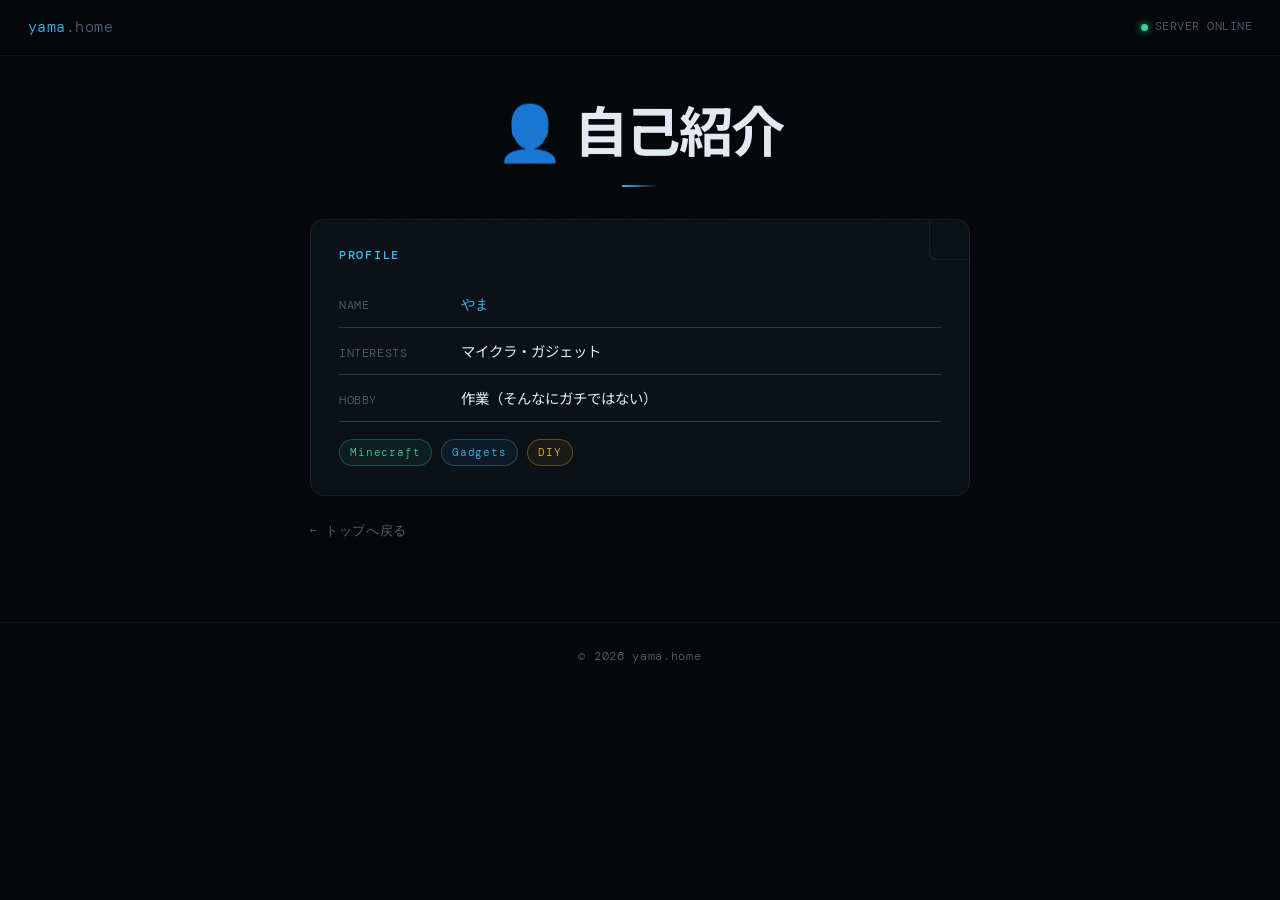
<file: about.html>
<!DOCTYPE html>
<html lang="ja">
<head>
  <script async src="https://pagead2.googlesyndication.com/pagead/js/adsbygoogle.js?client=ca-pub-4858695882200914"
     crossorigin="anonymous"></script>
  <meta charset="UTF-8">
  <meta name="viewport" content="width=device-width, initial-scale=1.0">
  <title>自己紹介 | やまのホームページ</title>
  <link rel="stylesheet" href="style.css">
</head>
<body>

  <header class="site-header">
    <a class="site-logo" href="index.html">yama<span class="sep">.</span><span class="home-part">home</span></a>
    <div class="header-status">
      <span class="status-dot"></span>
      <span>SERVER ONLINE</span>
    </div>
  </header>

  <h1>👤 自己紹介</h1>

  <div class="container">

    <div class="card">
      <div class="card-corner"></div>
      <h2>PROFILE</h2>
      <div class="info-row">
        <span class="info-key">NAME</span>
        <span class="info-val"><strong>やま</strong></span>
      </div>
      <div class="info-row">
        <span class="info-key">INTERESTS</span>
        <span class="info-val">マイクラ・ガジェット</span>
      </div>
      <div class="info-row">
        <span class="info-key">HOBBY</span>
        <span class="info-val">作業（そんなにガチではない）</span>
      </div>
      <div style="margin-top:14px; display:flex; gap:6px; flex-wrap:wrap;">
        <span class="tag tag-green">Minecraft</span>
        <span class="tag tag-cyan">Gadgets</span>
        <span class="tag tag-amber">DIY</span>
      </div>
    </div>

    <a class="back" href="index.html">トップへ戻る</a>
  </div>

  <footer class="site-footer">© 2026 yama.home</footer>

</body>
</html>
</file>
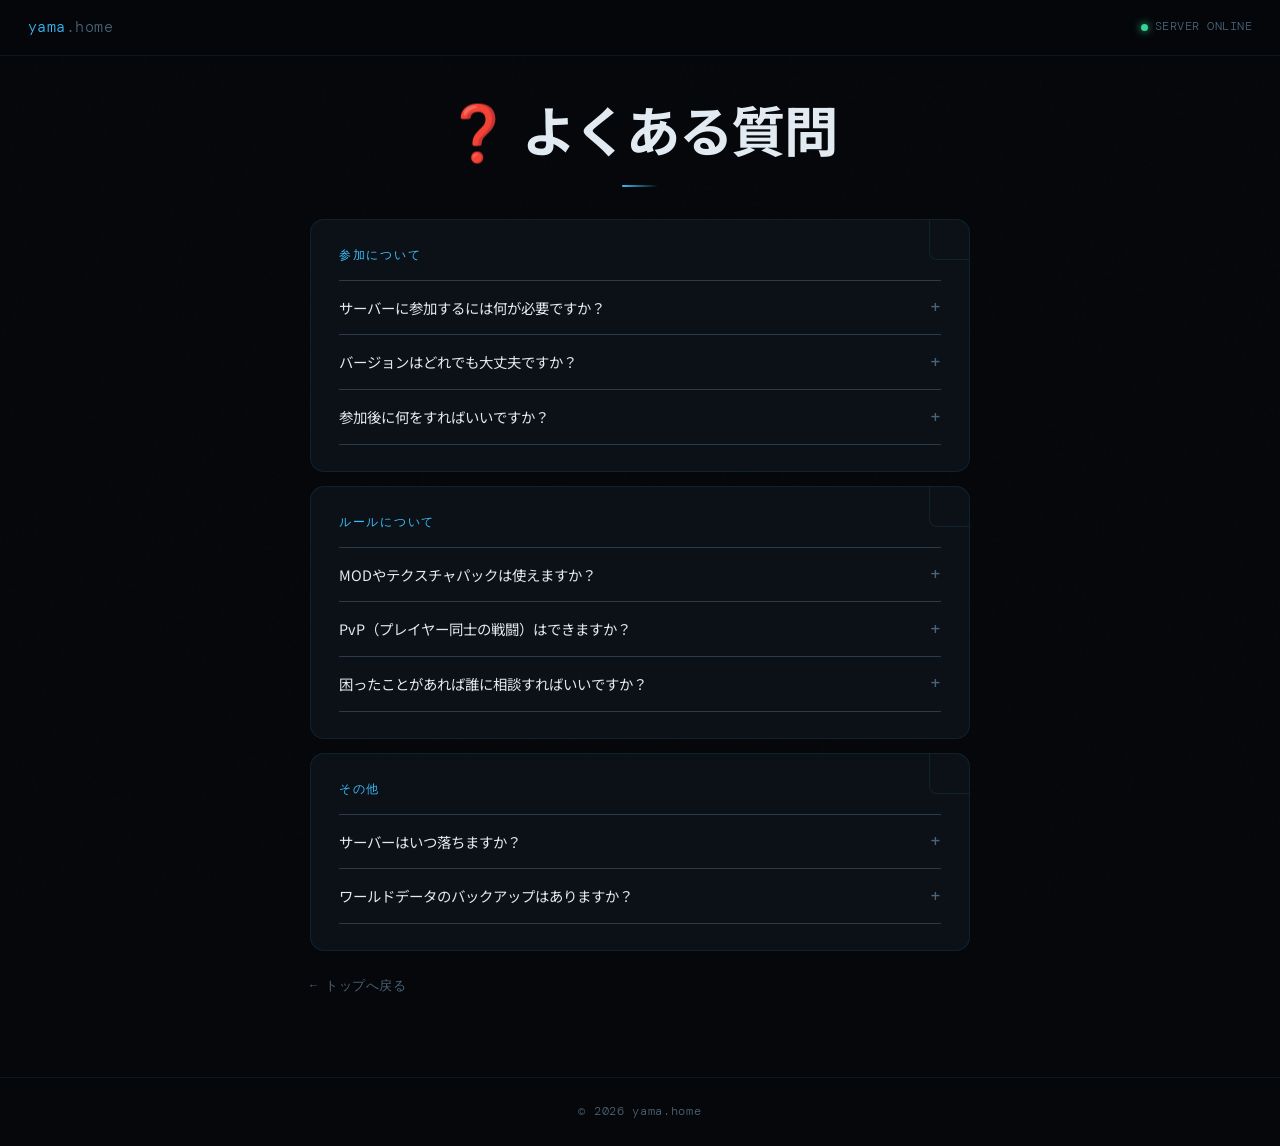
<file: faq.html>
<!DOCTYPE html>
<html lang="ja">
<head>
  <script async src="https://pagead2.googlesyndication.com/pagead/js/adsbygoogle.js?client=ca-pub-4858695882200914"
     crossorigin="anonymous"></script>
  <meta charset="UTF-8">
  <meta name="viewport" content="width=device-width, initial-scale=1.0">
  <title>よくある質問 | やまのホームページ</title>
  <link rel="stylesheet" href="style.css">
</head>
<body>

  <header class="site-header">
    <a class="site-logo" href="index.html">yama<span class="sep">.</span><span class="home-part">home</span></a>
    <div class="header-status">
      <span class="status-dot"></span>
      <span>SERVER ONLINE</span>
    </div>
  </header>

  <h1>❓ よくある質問</h1>

  <div class="container">

    <div class="card">
      <div class="card-corner"></div>
      <h2>参加について</h2>
      <div class="faq-list">

        <div class="faq-item">
          <button class="faq-q">サーバーに参加するには何が必要ですか？</button>
          <p class="faq-a">Java版またはBedrock版（統合版）のMinecraftがあれば参加できます。IPアドレス <strong style="font-family:var(--mono); color:var(--cyan)">mc.kaisaba.net</strong> を入力してください。</p>
        </div>

        <div class="faq-item">
          <button class="faq-q">バージョンはどれでも大丈夫ですか？</button>
          <p class="faq-a">はい、基本的にどのバージョンでも接続できます。</p>
        </div>

        <div class="faq-item">
          <button class="faq-q">参加後に何をすればいいですか？</button>
          <p class="faq-a">スポーンしたら建物に入り、すぐそこにある「やま鯖ゲート」に入ってください。そこからサバイバルワールドに移動できます。</p>
        </div>

      </div>
    </div>

    <div class="card">
      <div class="card-corner"></div>
      <h2>ルールについて</h2>
      <div class="faq-list">

        <div class="faq-item">
          <button class="faq-q">MODやテクスチャパックは使えますか？</button>
          <p class="faq-a">見た目系のMOD（OptiFine、Sodium等）やテクスチャパックは問題ありません。チートMOD（X-ray等）は禁止です。</p>
        </div>

        <div class="faq-item">
          <button class="faq-q">PvP（プレイヤー同士の戦闘）はできますか？</button>
          <p class="faq-a">お互いの同意がある場合のみOKです。一方的な攻撃は荒らし行為とみなされます。</p>
        </div>

        <div class="faq-item">
          <button class="faq-q">困ったことがあれば誰に相談すればいいですか？</button>
          <p class="faq-a">Discordサーバーで管理者（やま）に連絡してください。対応時間は平日17:00〜21:30、休日8:00〜10:00です。</p>
        </div>

      </div>
    </div>

    <div class="card">
      <div class="card-corner"></div>
      <h2>その他</h2>
      <div class="faq-list">

        <div class="faq-item">
          <button class="faq-q">サーバーはいつ落ちますか？</button>
          <p class="faq-a">メンテナンス時などに予告なく停止する場合があります。情報はお知らせページまたはDiscordで告知します。</p>
        </div>

        <div class="faq-item">
          <button class="faq-q">ワールドデータのバックアップはありますか？</button>
          <p class="faq-a">定期的にバックアップを取っていますが、完全な保証はできません。大切な建築は自分でもスクリーンショットを撮っておくことをおすすめします。</p>
        </div>

      </div>
    </div>

    <a class="back" href="index.html">トップへ戻る</a>
  </div>

  <footer class="site-footer">© 2026 yama.home</footer>

  <script>
    document.querySelectorAll('.faq-q').forEach(btn => {
      btn.addEventListener('click', () => {
        const item = btn.parentElement;
        const isOpen = item.classList.contains('open');
        // close all
        document.querySelectorAll('.faq-item.open').forEach(i => i.classList.remove('open'));
        // open clicked if was closed
        if (!isOpen) item.classList.add('open');
      });
    });
  </script>

</body>
</html>
</file>
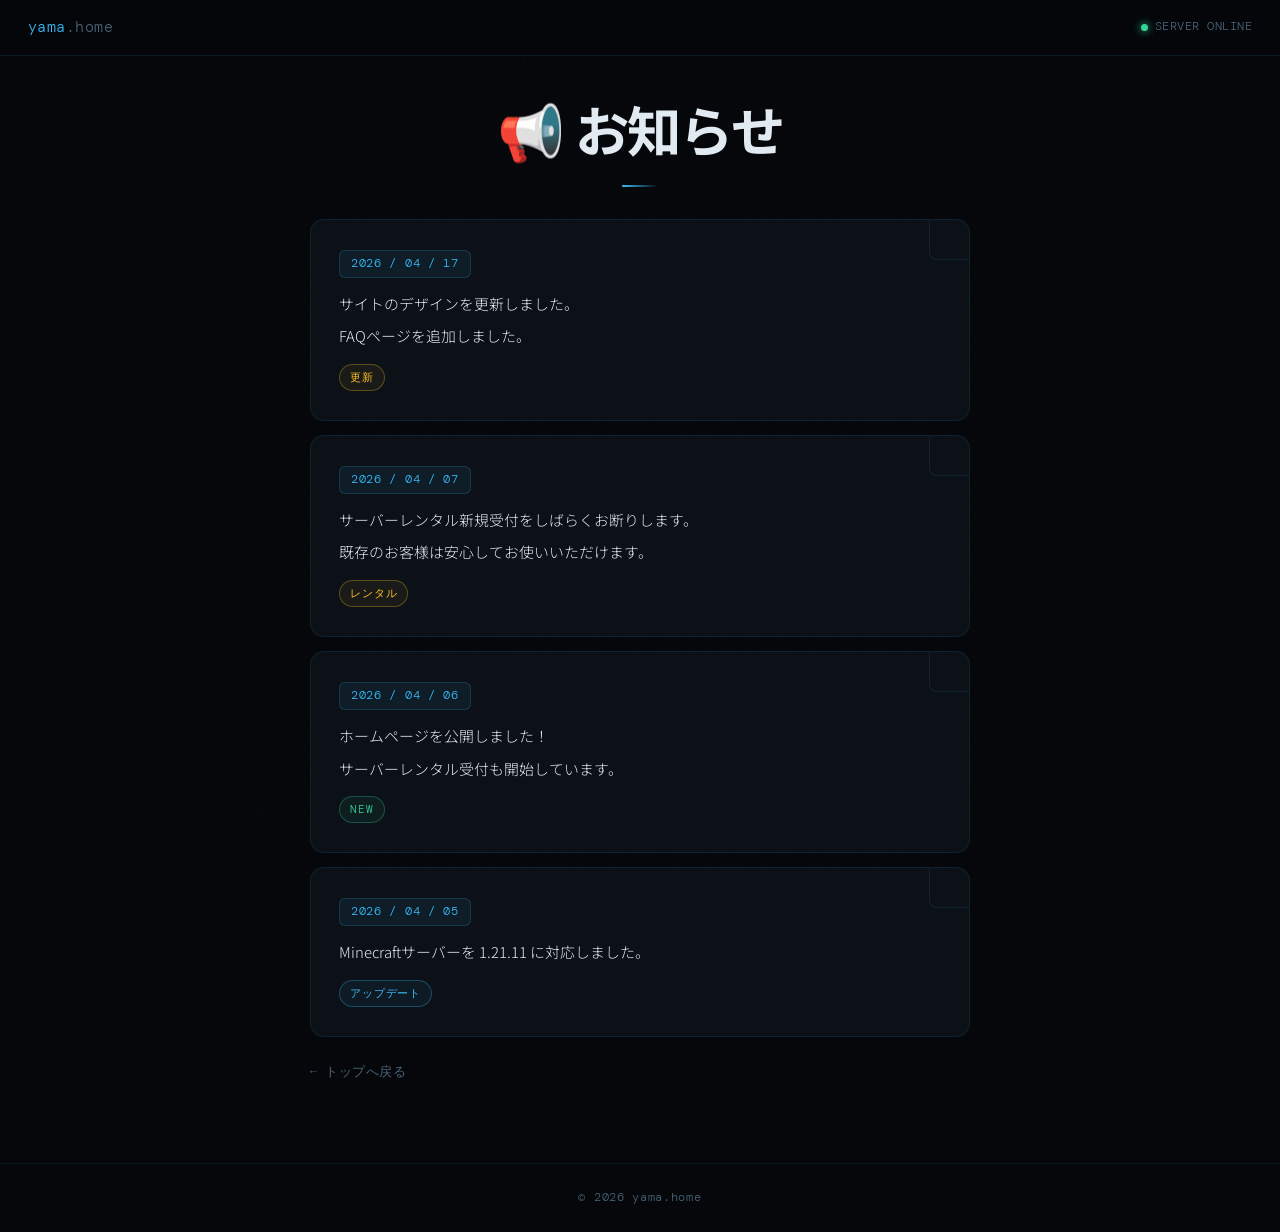
<file: news.html>
<!DOCTYPE html>
<html lang="ja">
<head>
  <script async src="https://pagead2.googlesyndication.com/pagead/js/adsbygoogle.js?client=ca-pub-4858695882200914"
     crossorigin="anonymous"></script>
  <meta charset="UTF-8">
  <meta name="viewport" content="width=device-width, initial-scale=1.0">
  <title>お知らせ | やまのホームページ</title>
  <link rel="stylesheet" href="style.css">
</head>
<body>

  <header class="site-header">
    <a class="site-logo" href="index.html">yama<span class="sep">.</span><span class="home-part">home</span></a>
    <div class="header-status">
      <span class="status-dot"></span>
      <span>SERVER ONLINE</span>
    </div>
  </header>

  <h1>📢 お知らせ</h1>

  <div class="container">

    <div class="card">
      <div class="card-corner"></div>
      <span class="date-badge">2026 / 04 / 17</span>
      <p>サイトのデザインを更新しました。</p>
      <p>FAQページを追加しました。</p>
      <div style="margin-top:10px">
        <span class="tag tag-amber">更新</span>
      </div>
    </div>

    <div class="card">
      <div class="card-corner"></div>
      <span class="date-badge">2026 / 04 / 07</span>
      <p>サーバーレンタル新規受付をしばらくお断りします。</p>
      <p>既存のお客様は安心してお使いいただけます。</p>
      <div style="margin-top:10px">
        <span class="tag tag-amber">レンタル</span>
      </div>
    </div>

    <div class="card">
      <div class="card-corner"></div>
      <span class="date-badge">2026 / 04 / 06</span>
      <p>ホームページを公開しました！</p>
      <p>サーバーレンタル受付も開始しています。</p>
      <div style="margin-top:10px">
        <span class="tag tag-green">NEW</span>
      </div>
    </div>

    <div class="card">
      <div class="card-corner"></div>
      <span class="date-badge">2026 / 04 / 05</span>
      <p>Minecraftサーバーを 1.21.11 に対応しました。</p>
      <div style="margin-top:10px">
        <span class="tag tag-cyan">アップデート</span>
      </div>
    </div>

    <a class="back" href="index.html">トップへ戻る</a>
  </div>

  <footer class="site-footer">© 2026 yama.home</footer>

</body>
</html>
</file>
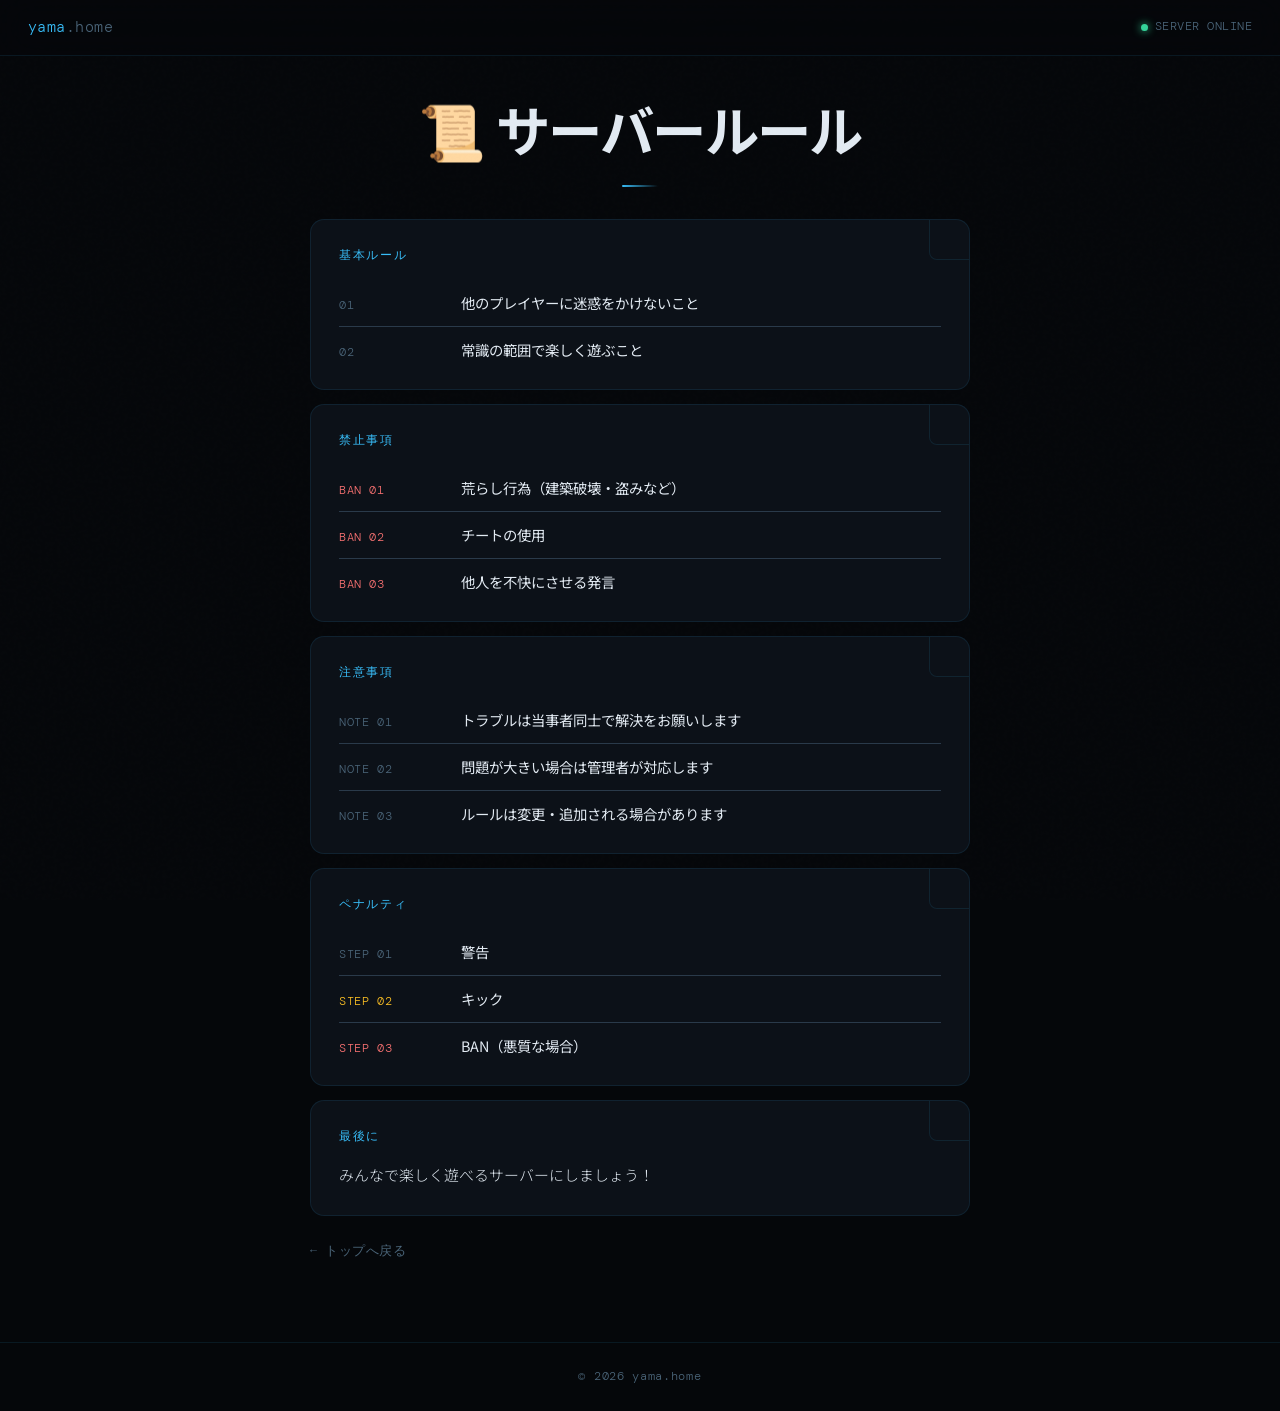
<file: rules.html>
<!DOCTYPE html>
<html lang="ja">
<head>
  <script async src="https://pagead2.googlesyndication.com/pagead/js/adsbygoogle.js?client=ca-pub-4858695882200914"
     crossorigin="anonymous"></script>
  <meta charset="UTF-8">
  <meta name="viewport" content="width=device-width, initial-scale=1.0">
  <title>ルール | やまのホームページ</title>
  <link rel="stylesheet" href="style.css">
</head>
<body>

  <header class="site-header">
    <a class="site-logo" href="index.html">yama<span class="sep">.</span><span class="home-part">home</span></a>
    <div class="header-status">
      <span class="status-dot"></span>
      <span>SERVER ONLINE</span>
    </div>
  </header>

  <h1>📜 サーバールール</h1>

  <div class="container">

    <div class="card">
      <div class="card-corner"></div>
      <h2>基本ルール</h2>
      <div class="info-row">
        <span class="info-key">01</span>
        <span class="info-val">他のプレイヤーに迷惑をかけないこと</span>
      </div>
      <div class="info-row">
        <span class="info-key">02</span>
        <span class="info-val">常識の範囲で楽しく遊ぶこと</span>
      </div>
    </div>

    <div class="card">
      <div class="card-corner"></div>
      <h2>禁止事項</h2>
      <div class="info-row">
        <span class="info-key" style="color:var(--red)">BAN 01</span>
        <span class="info-val">荒らし行為（建築破壊・盗みなど）</span>
      </div>
      <div class="info-row">
        <span class="info-key" style="color:var(--red)">BAN 02</span>
        <span class="info-val">チートの使用</span>
      </div>
      <div class="info-row">
        <span class="info-key" style="color:var(--red)">BAN 03</span>
        <span class="info-val">他人を不快にさせる発言</span>
      </div>
    </div>

    <div class="card">
      <div class="card-corner"></div>
      <h2>注意事項</h2>
      <div class="info-row">
        <span class="info-key">NOTE 01</span>
        <span class="info-val">トラブルは当事者同士で解決をお願いします</span>
      </div>
      <div class="info-row">
        <span class="info-key">NOTE 02</span>
        <span class="info-val">問題が大きい場合は管理者が対応します</span>
      </div>
      <div class="info-row">
        <span class="info-key">NOTE 03</span>
        <span class="info-val">ルールは変更・追加される場合があります</span>
      </div>
    </div>

    <div class="card">
      <div class="card-corner"></div>
      <h2>ペナルティ</h2>
      <div class="info-row">
        <span class="info-key">STEP 01</span>
        <span class="info-val">警告</span>
      </div>
      <div class="info-row">
        <span class="info-key" style="color:var(--amber)">STEP 02</span>
        <span class="info-val">キック</span>
      </div>
      <div class="info-row">
        <span class="info-key" style="color:var(--red)">STEP 03</span>
        <span class="info-val">BAN（悪質な場合）</span>
      </div>
    </div>

    <div class="card">
      <div class="card-corner"></div>
      <h2>最後に</h2>
      <p>みんなで楽しく遊べるサーバーにしましょう！</p>
    </div>

    <a class="back" href="index.html">トップへ戻る</a>
  </div>

  <footer class="site-footer">© 2026 yama.home</footer>

</body>
</html>
</file>
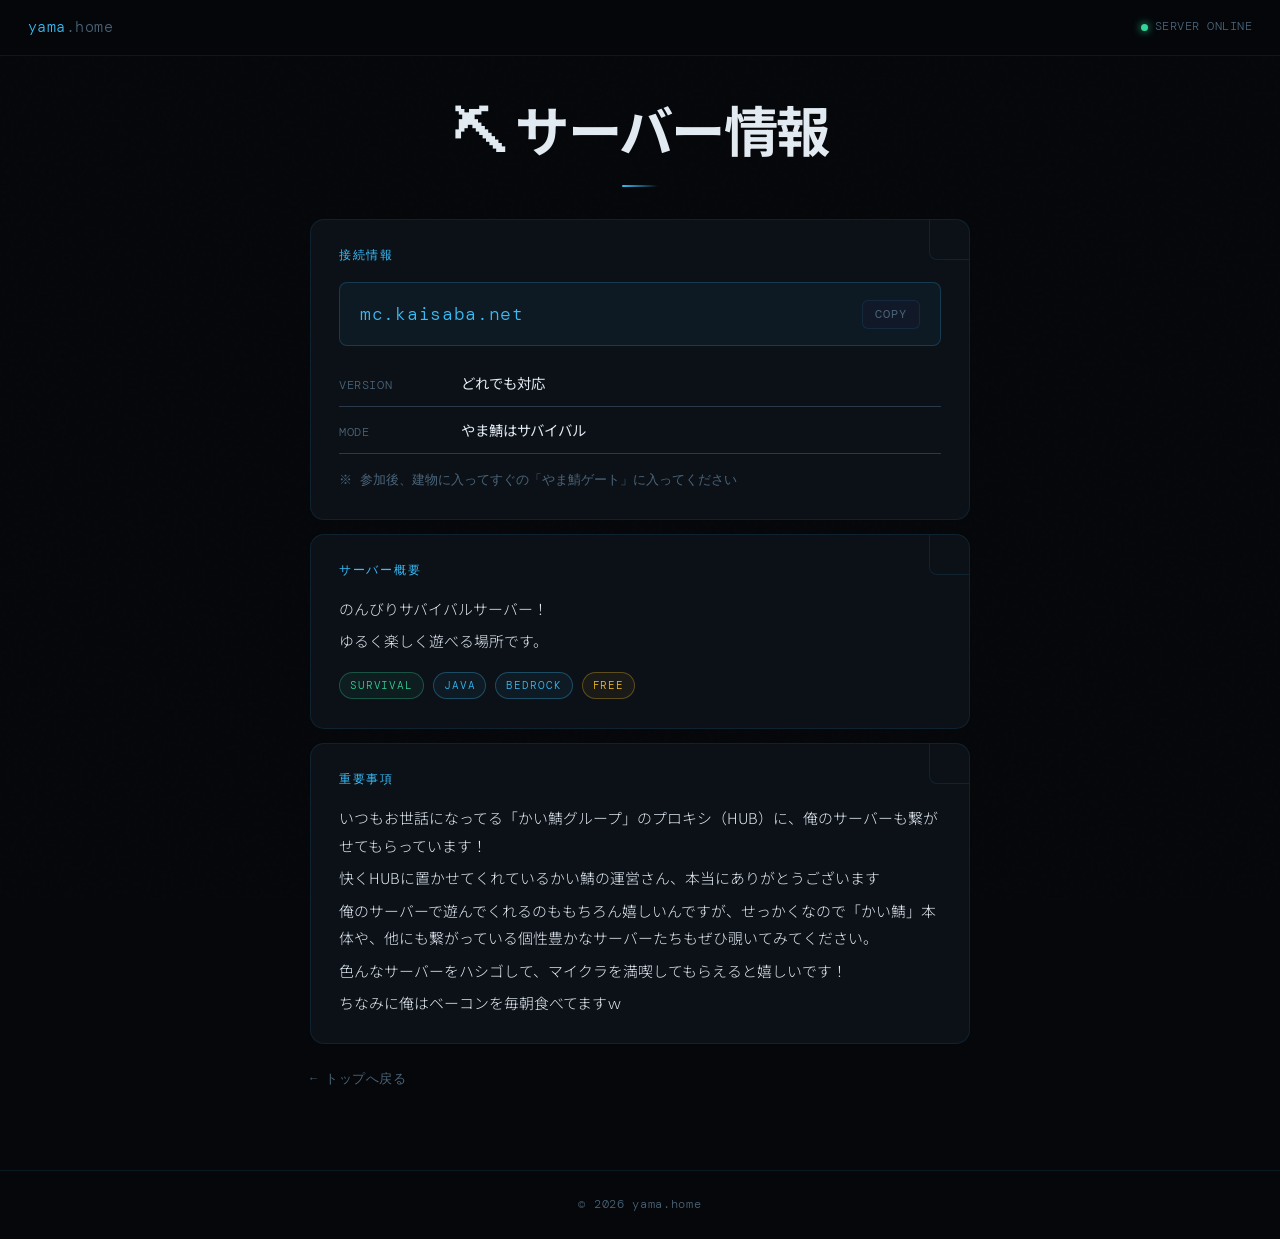
<file: server.html>
<!DOCTYPE html>
<html lang="ja">
<head>
  <script async src="https://pagead2.googlesyndication.com/pagead/js/adsbygoogle.js?client=ca-pub-4858695882200914"
     crossorigin="anonymous"></script>
  <meta charset="UTF-8">
  <meta name="viewport" content="width=device-width, initial-scale=1.0">
  <title>サーバー情報 | やまのホームページ</title>
  <link rel="stylesheet" href="style.css">
</head>
<body>

  <header class="site-header">
    <a class="site-logo" href="index.html">yama<span class="sep">.</span><span class="home-part">home</span></a>
    <div class="header-status">
      <span class="status-dot"></span>
      <span>SERVER ONLINE</span>
    </div>
  </header>

  <h1>⛏ サーバー情報</h1>

  <div class="container">

    <div class="card">
      <div class="card-corner"></div>
      <h2>接続情報</h2>
      <div class="ip-block">
        <span class="ip-text">mc.kaisaba.net</span>
        <button class="copy-btn" id="copyBtn" onclick="copyIP()">COPY</button>
      </div>
      <div class="info-row" style="margin-top:14px">
        <span class="info-key">VERSION</span>
        <span class="info-val">どれでも対応</span>
      </div>
      <div class="info-row">
        <span class="info-key">MODE</span>
        <span class="info-val">やま鯖はサバイバル</span>
      </div>
      <p style="font-size:0.82rem; color:var(--muted); margin-top:14px; font-family:var(--mono);">
        ※ 参加後、建物に入ってすぐの「やま鯖ゲート」に入ってください
      </p>
    </div>

    <div class="card">
      <div class="card-corner"></div>
      <h2>サーバー概要</h2>
      <p>のんびりサバイバルサーバー！</p>
      <p>ゆるく楽しく遊べる場所です。</p>
      <div style="margin-top:14px; display:flex; gap:6px; flex-wrap:wrap;">
        <span class="tag tag-green">SURVIVAL</span>
        <span class="tag tag-cyan">JAVA</span>
        <span class="tag tag-cyan">BEDROCK</span>
        <span class="tag tag-amber">FREE</span>
      </div>
    </div>

    <div class="card">
      <div class="card-corner"></div>
      <h2>重要事項</h2>
      <p>いつもお世話になってる「かい鯖グループ」のプロキシ（HUB）に、俺のサーバーも繋がせてもらっています！</p>
      <p>快くHUBに置かせてくれているかい鯖の運営さん、本当にありがとうございます</p>
      <p>俺のサーバーで遊んでくれるのももちろん嬉しいんですが、せっかくなので「かい鯖」本体や、他にも繋がっている個性豊かなサーバーたちもぜひ覗いてみてください。</p>
      <p>色んなサーバーをハシゴして、マイクラを満喫してもらえると嬉しいです！</p>
      <p>ちなみに俺はベーコンを毎朝食べてますｗ</p>
    </div>

    <a class="back" href="index.html">トップへ戻る</a>
  </div>

  <footer class="site-footer">© 2026 yama.home</footer>

  <script>
    function copyIP() {
      navigator.clipboard.writeText('mc.kaisaba.net').then(() => {
        const btn = document.getElementById('copyBtn');
        btn.textContent = 'COPIED!';
        btn.classList.add('copied');
        setTimeout(() => {
          btn.textContent = 'COPY';
          btn.classList.remove('copied');
        }, 2000);
      });
    }
  </script>

</body>
</html>
</file>
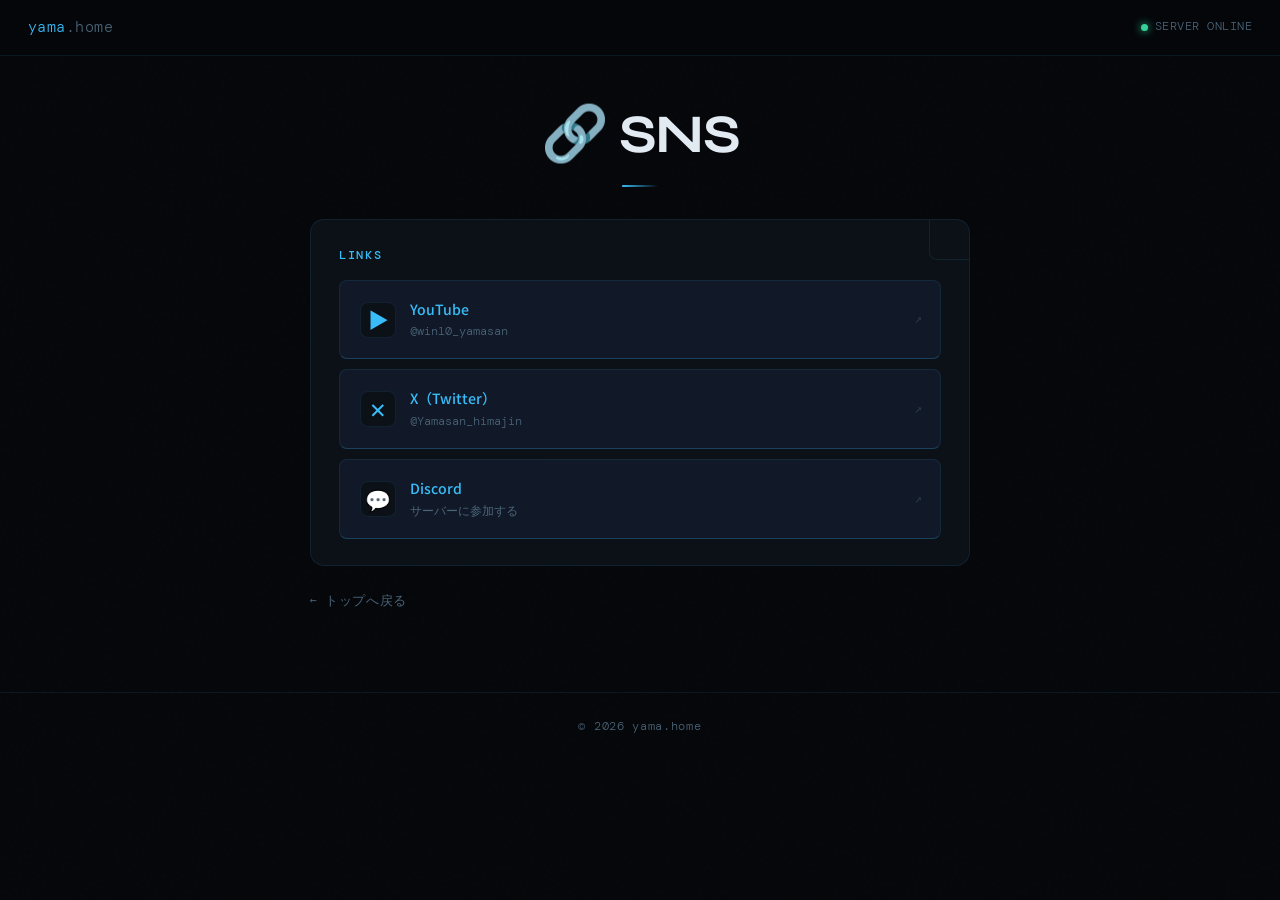
<file: sns.html>
<!DOCTYPE html>
<html lang="ja">
<head>
  <script async src="https://pagead2.googlesyndication.com/pagead/js/adsbygoogle.js?client=ca-pub-4858695882200914"
     crossorigin="anonymous"></script>
  <meta charset="UTF-8">
  <meta name="viewport" content="width=device-width, initial-scale=1.0">
  <title>SNS | やまのホームページ</title>
  <link rel="stylesheet" href="style.css">
</head>
<body>

  <header class="site-header">
    <a class="site-logo" href="index.html">yama<span class="sep">.</span><span class="home-part">home</span></a>
    <div class="header-status">
      <span class="status-dot"></span>
      <span>SERVER ONLINE</span>
    </div>
  </header>

  <h1>🔗 SNS</h1>

  <div class="container">
    <div class="card">
      <div class="card-corner"></div>
      <h2>LINKS</h2>
      <div class="sns-list" style="margin-top:8px">
        <a class="sns-link" href="https://youtube.com/@win10_yamasan?si=W-6PZqnWrmCLbkJc" target="_blank" rel="noopener">
          <span class="sns-icon">▶</span>
          <div>
            <div style="font-size:0.88rem; font-weight:500;">YouTube</div>
            <div style="font-size:0.75rem; color:var(--muted); font-family:var(--mono);">@win10_yamasan</div>
          </div>
        </a>
        <a class="sns-link" href="https://x.com/Yamasan_himajin" target="_blank" rel="noopener">
          <span class="sns-icon">✕</span>
          <div>
            <div style="font-size:0.88rem; font-weight:500;">X（Twitter）</div>
            <div style="font-size:0.75rem; color:var(--muted); font-family:var(--mono);">@Yamasan_himajin</div>
          </div>
        </a>
        <a class="sns-link" href="https://discord.gg/CXWAq3QFxC" target="_blank" rel="noopener">
          <span class="sns-icon">💬</span>
          <div>
            <div style="font-size:0.88rem; font-weight:500;">Discord</div>
            <div style="font-size:0.75rem; color:var(--muted); font-family:var(--mono);">サーバーに参加する</div>
          </div>
        </a>
      </div>
    </div>

    <a class="back" href="index.html">トップへ戻る</a>
  </div>

  <footer class="site-footer">© 2026 yama.home</footer>

</body>
</html>
</file>
<file: style.css>
@import url('https://fonts.googleapis.com/css2?family=DM+Mono:ital,wght@0,300;0,400;0,500;1,300&family=Syne:wght@400;500;600;700;800&family=Noto+Sans+JP:wght@300;400;500&display=swap');

/* ─────────────────────────────────────────
   ROOT & RESET
───────────────────────────────────────── */
:root {
  --bg:        #05070a;
  --bg2:       #080c12;
  --panel:     #0c1118;
  --panel2:    #111928;
  --border:    rgba(56,189,248,0.10);
  --border2:   rgba(56,189,248,0.22);
  --cyan:      #38bdf8;
  --cyan-dim:  rgba(56,189,248,0.55);
  --green:     #34d399;
  --amber:     #fbbf24;
  --red:       #f87171;
  --text:      #e2eaf2;
  --muted:     #4a6478;
  --muted2:    #2a3a4a;
  --radius-sm: 8px;
  --radius:    14px;
  --radius-lg: 22px;
  --mono: 'DM Mono', monospace;
  --sans: 'Syne', 'Noto Sans JP', sans-serif;
  --body: 'Noto Sans JP', sans-serif;
}

*, *::before, *::after { box-sizing: border-box; margin: 0; padding: 0; }

html { scroll-behavior: smooth; }

body {
  background: var(--bg);
  color: var(--text);
  font-family: var(--body);
  font-weight: 300;
  line-height: 1.75;
  min-height: 100vh;
  overflow-x: hidden;
}

/* noise texture overlay */
body::before {
  content: '';
  position: fixed;
  inset: 0;
  background-image: url("data:image/svg+xml,%3Csvg viewBox='0 0 256 256' xmlns='http://www.w3.org/2000/svg'%3E%3Cfilter id='noise'%3E%3CfeTurbulence type='fractalNoise' baseFrequency='0.9' numOctaves='4' stitchTiles='stitch'/%3E%3C/filter%3E%3Crect width='100%25' height='100%25' filter='url(%23noise)' opacity='0.04'/%3E%3C/svg%3E");
  pointer-events: none;
  z-index: 0;
  opacity: 0.35;
}

/* ─────────────────────────────────────────
   HEADER
───────────────────────────────────────── */
.site-header {
  display: flex;
  align-items: center;
  justify-content: space-between;
  padding: 0 28px;
  height: 56px;
  border-bottom: 1px solid var(--border);
  background: rgba(5,7,10,0.80);
  backdrop-filter: blur(20px);
  -webkit-backdrop-filter: blur(20px);
  position: sticky;
  top: 0;
  z-index: 200;
}

.site-logo {
  font-family: var(--mono);
  font-size: 0.95rem;
  color: var(--cyan);
  text-decoration: none;
  letter-spacing: 0.03em;
  display: flex;
  align-items: center;
  gap: 0;
}
.site-logo .sep { color: var(--muted); }
.site-logo .home-part { color: var(--muted); }

.header-status {
  display: flex;
  align-items: center;
  gap: 7px;
  font-family: var(--mono);
  font-size: 0.72rem;
  color: var(--muted);
  letter-spacing: 0.04em;
}
.status-dot {
  width: 7px;
  height: 7px;
  border-radius: 50%;
  background: var(--green);
  box-shadow: 0 0 8px var(--green);
  animation: pulse 2.4s ease-in-out infinite;
}
@keyframes pulse {
  0%,100% { opacity: 1; box-shadow: 0 0 8px var(--green); }
  50%      { opacity: 0.5; box-shadow: 0 0 3px var(--green); }
}

/* ─────────────────────────────────────────
   PAGE HERO / H1
───────────────────────────────────────── */
.page-hero {
  padding: 56px 24px 36px;
  text-align: center;
  position: relative;
}

.page-hero .label {
  display: inline-block;
  font-family: var(--mono);
  font-size: 0.7rem;
  letter-spacing: 0.18em;
  color: var(--cyan);
  text-transform: uppercase;
  border: 1px solid var(--border2);
  background: rgba(56,189,248,0.06);
  padding: 4px 14px;
  border-radius: 100px;
  margin-bottom: 20px;
}

h1 {
  font-family: var(--sans);
  font-size: clamp(2rem, 6vw, 3.4rem);
  font-weight: 700;
  letter-spacing: -0.03em;
  line-height: 1.15;
  color: var(--text);
  padding: 48px 24px 32px;
  text-align: center;
}

h1 .accent { color: var(--cyan); }

h1::after {
  content: '';
  display: block;
  width: 36px;
  height: 2px;
  background: linear-gradient(90deg, var(--cyan), transparent);
  margin: 18px auto 0;
  border-radius: 2px;
}

h2 {
  font-family: var(--mono);
  font-size: 0.72rem;
  font-weight: 500;
  letter-spacing: 0.15em;
  text-transform: uppercase;
  color: var(--cyan);
  margin-bottom: 14px;
}

/* ─────────────────────────────────────────
   CONTAINER
───────────────────────────────────────── */
.container {
  max-width: 700px;
  margin: 0 auto;
  padding: 0 20px 80px;
  position: relative;
  z-index: 1;
}

/* ─────────────────────────────────────────
   CARD
───────────────────────────────────────── */
.card {
  background: var(--panel);
  border: 1px solid var(--border);
  border-radius: var(--radius);
  padding: 26px 28px;
  margin-bottom: 14px;
  position: relative;
  overflow: hidden;
  transition: border-color 0.25s, box-shadow 0.25s;
}

.card::before {
  content: '';
  position: absolute;
  top: 0; left: 0; right: 0;
  height: 1px;
  background: linear-gradient(90deg, transparent, rgba(56,189,248,0.3), transparent);
  opacity: 0;
  transition: opacity 0.25s;
}

.card:hover {
  border-color: var(--border2);
  box-shadow: 0 8px 40px rgba(56,189,248,0.07);
}
.card:hover::before { opacity: 1; }

.card p {
  font-size: 0.93rem;
  color: var(--text);
  margin-bottom: 5px;
  line-height: 1.85;
}
.card p:last-child { margin-bottom: 0; }

.card a {
  color: var(--cyan);
  text-decoration: none;
  border-bottom: 1px solid rgba(56,189,248,0.25);
  transition: color 0.2s, border-color 0.2s;
}
.card a:hover { color: var(--green); border-color: var(--green); }

/* card corner accent */
.card-corner {
  position: absolute;
  top: 0; right: 0;
  width: 40px; height: 40px;
  border-left: 1px solid var(--border2);
  border-bottom: 1px solid var(--border2);
  border-bottom-left-radius: 8px;
  opacity: 0.5;
}

/* ─────────────────────────────────────────
   INDEX — HERO
───────────────────────────────────────── */
.index-hero {
  padding: 64px 24px 48px;
  text-align: center;
  position: relative;
  z-index: 1;
}

.index-hero .eyebrow {
  font-family: var(--mono);
  font-size: 0.72rem;
  letter-spacing: 0.2em;
  color: var(--cyan);
  text-transform: uppercase;
  margin-bottom: 22px;
  display: block;
}

.index-hero h1 {
  font-family: var(--sans);
  font-size: clamp(2.4rem, 8vw, 4.2rem);
  font-weight: 800;
  letter-spacing: -0.04em;
  line-height: 1.08;
  padding: 0;
  margin-bottom: 18px;
  background: linear-gradient(160deg, var(--text) 0%, var(--cyan-dim) 100%);
  -webkit-background-clip: text;
  -webkit-text-fill-color: transparent;
  background-clip: text;
}

.index-hero h1::after { display: none; }

.index-hero .sub {
  font-size: 0.9rem;
  color: var(--muted);
  font-family: var(--mono);
  letter-spacing: 0.02em;
  margin-bottom: 0;
}

/* glow behind hero */
.index-hero::before {
  content: '';
  position: absolute;
  top: 50%; left: 50%;
  transform: translate(-50%, -50%);
  width: 600px; height: 300px;
  background: radial-gradient(ellipse at center, rgba(56,189,248,0.06) 0%, transparent 70%);
  pointer-events: none;
  z-index: -1;
}

/* ─────────────────────────────────────────
   NOTICE BANNER
───────────────────────────────────────── */
.notice-bar {
  max-width: 700px;
  margin: 0 auto 28px;
  padding: 0 20px;
  position: relative;
  z-index: 1;
}
.notice-bar-inner {
  display: flex;
  align-items: center;
  gap: 10px;
  padding: 11px 18px;
  background: rgba(251,191,36,0.07);
  border: 1px solid rgba(251,191,36,0.25);
  border-radius: var(--radius-sm);
  font-family: var(--mono);
  font-size: 0.78rem;
  color: var(--amber);
  letter-spacing: 0.02em;
}
.notice-bar-inner .ni { flex-shrink: 0; font-size: 0.9rem; }

/* ─────────────────────────────────────────
   BTN GRID (index nav)
───────────────────────────────────────── */
.btn-grid {
  display: grid;
  grid-template-columns: repeat(2, 1fr);
  gap: 10px;
  max-width: 700px;
  margin: 0 auto;
  padding: 0 20px 80px;
  position: relative;
  z-index: 1;
}

.btn {
  display: flex;
  flex-direction: column;
  align-items: flex-start;
  gap: 10px;
  padding: 22px 22px 20px;
  background: var(--panel);
  border: 1px solid var(--border);
  border-radius: var(--radius);
  text-decoration: none;
  color: var(--text);
  font-family: var(--body);
  font-size: 0.88rem;
  font-weight: 400;
  transition: all 0.22s ease;
  position: relative;
  overflow: hidden;
  min-height: 96px;
  justify-content: flex-end;
}

.btn .icon {
  font-size: 1.5rem;
  line-height: 1;
  margin-bottom: auto;
}

.btn .btn-label {
  font-size: 0.82rem;
  font-weight: 500;
  letter-spacing: 0.01em;
}

.btn .btn-arrow {
  position: absolute;
  top: 18px; right: 18px;
  font-family: var(--mono);
  font-size: 0.75rem;
  color: var(--muted2);
  transition: color 0.2s, transform 0.2s;
}

.btn::after {
  content: '';
  position: absolute;
  inset: 0;
  background: linear-gradient(135deg, rgba(56,189,248,0.04) 0%, transparent 60%);
  opacity: 0;
  transition: opacity 0.22s;
}

.btn:hover {
  border-color: var(--border2);
  transform: translateY(-3px);
  box-shadow: 0 12px 32px rgba(56,189,248,0.10);
}
.btn:hover::after { opacity: 1; }
.btn:hover .btn-arrow { color: var(--cyan); transform: translate(2px, -2px); }
.btn:hover .btn-label { color: var(--cyan); }

/* ─────────────────────────────────────────
   BACK LINK
───────────────────────────────────────── */
.back {
  display: inline-flex;
  align-items: center;
  gap: 8px;
  margin-top: 10px;
  color: var(--muted);
  text-decoration: none;
  font-size: 0.8rem;
  font-family: var(--mono);
  letter-spacing: 0.04em;
  transition: color 0.2s;
}
.back:hover { color: var(--cyan); }
.back::before { content: '←'; font-size: 0.9em; }

/* ─────────────────────────────────────────
   NEWS DATE BADGE
───────────────────────────────────────── */
.date-badge {
  display: inline-block;
  font-family: var(--mono);
  font-size: 0.72rem;
  color: var(--cyan);
  background: rgba(56,189,248,0.07);
  border: 1px solid rgba(56,189,248,0.18);
  border-radius: 6px;
  padding: 3px 11px;
  margin-bottom: 12px;
  letter-spacing: 0.06em;
}

/* ─────────────────────────────────────────
   SNS LINKS
───────────────────────────────────────── */
.sns-list {
  display: flex;
  flex-direction: column;
  gap: 10px;
}

.sns-link {
  display: flex;
  align-items: center;
  gap: 14px;
  padding: 16px 20px;
  background: var(--panel2);
  border: 1px solid var(--border);
  border-radius: var(--radius-sm);
  text-decoration: none;
  color: var(--text);
  font-size: 0.9rem;
  transition: all 0.2s;
  position: relative;
  overflow: hidden;
}
.sns-link::after {
  content: '↗';
  position: absolute;
  right: 18px;
  font-family: var(--mono);
  font-size: 0.8rem;
  color: var(--muted2);
  transition: color 0.2s, transform 0.2s;
}
.sns-link:hover {
  border-color: var(--border2);
  color: var(--cyan);
  transform: translateX(4px);
  box-shadow: 4px 0 24px rgba(56,189,248,0.08);
}
.sns-link:hover::after { color: var(--cyan); transform: translate(2px,-2px); }

.sns-icon {
  font-size: 1.3rem;
  flex-shrink: 0;
  width: 36px;
  height: 36px;
  display: flex;
  align-items: center;
  justify-content: center;
  background: var(--panel);
  border: 1px solid var(--border);
  border-radius: 8px;
}

/* ─────────────────────────────────────────
   GALLERY
───────────────────────────────────────── */
.gallery {
  display: grid;
  grid-template-columns: repeat(auto-fit, minmax(140px, 1fr));
  gap: 10px;
}

.gallery img {
  width: 100%;
  height: auto;
  display: block;
  border-radius: var(--radius-sm);
  border: 1px solid var(--border);
  object-fit: cover;
  cursor: zoom-in;
  transition: opacity 0.2s, border-color 0.2s;
}
.gallery img:hover {
  opacity: 0.8;
  border-color: var(--border2);
}

/* ─────────────────────────────────────────
   SPEC / INFO TABLE
───────────────────────────────────────── */
.info-row {
  display: flex;
  align-items: baseline;
  gap: 12px;
  padding: 10px 0;
  border-bottom: 1px solid var(--muted2);
  font-size: 0.9rem;
}
.info-row:last-child { border-bottom: none; padding-bottom: 0; }
.info-key {
  font-family: var(--mono);
  font-size: 0.75rem;
  color: var(--muted);
  letter-spacing: 0.05em;
  min-width: 110px;
  flex-shrink: 0;
}
.info-val {
  color: var(--text);
  font-weight: 400;
}
.info-val strong {
  font-family: var(--mono);
  color: var(--cyan);
  font-weight: 400;
}

/* ─────────────────────────────────────────
   TAG / CHIP
───────────────────────────────────────── */
.tag {
  display: inline-block;
  font-family: var(--mono);
  font-size: 0.68rem;
  letter-spacing: 0.08em;
  padding: 3px 10px;
  border-radius: 100px;
  border: 1px solid;
  margin: 3px 3px 3px 0;
}
.tag-cyan  { color: var(--cyan);  border-color: rgba(56,189,248,0.3);  background: rgba(56,189,248,0.06); }
.tag-green { color: var(--green); border-color: rgba(52,211,153,0.3);  background: rgba(52,211,153,0.06); }
.tag-amber { color: var(--amber); border-color: rgba(251,191,36,0.3);  background: rgba(251,191,36,0.06); }
.tag-red   { color: var(--red);   border-color: rgba(248,113,113,0.3); background: rgba(248,113,113,0.06); }

/* ─────────────────────────────────────────
   IP BLOCK (server page)
───────────────────────────────────────── */
.ip-block {
  display: flex;
  align-items: center;
  justify-content: space-between;
  gap: 16px;
  padding: 16px 20px;
  background: rgba(56,189,248,0.05);
  border: 1px solid rgba(56,189,248,0.2);
  border-radius: var(--radius-sm);
  margin: 16px 0 4px;
}
.ip-text {
  font-family: var(--mono);
  font-size: 1.1rem;
  color: var(--cyan);
  letter-spacing: 0.04em;
  word-break: break-all;
}
.copy-btn {
  flex-shrink: 0;
  font-family: var(--mono);
  font-size: 0.72rem;
  letter-spacing: 0.08em;
  color: var(--muted);
  background: var(--panel2);
  border: 1px solid var(--border);
  border-radius: 6px;
  padding: 6px 12px;
  cursor: pointer;
  transition: all 0.18s;
}
.copy-btn:hover { color: var(--cyan); border-color: var(--border2); }
.copy-btn.copied { color: var(--green); border-color: rgba(52,211,153,0.3); }

/* ─────────────────────────────────────────
   FAQ ACCORDION
───────────────────────────────────────── */
.faq-item {
  border-bottom: 1px solid var(--muted2);
}
.faq-item:first-child { border-top: 1px solid var(--muted2); }

.faq-q {
  width: 100%;
  background: none;
  border: none;
  color: var(--text);
  font-family: var(--body);
  font-size: 0.9rem;
  font-weight: 400;
  text-align: left;
  padding: 16px 32px 16px 0;
  cursor: pointer;
  display: flex;
  align-items: center;
  justify-content: space-between;
  gap: 12px;
  transition: color 0.2s;
  position: relative;
  line-height: 1.5;
}
.faq-q::after {
  content: '+';
  font-family: var(--mono);
  font-size: 1.1rem;
  color: var(--muted);
  position: absolute;
  right: 0;
  transition: transform 0.22s, color 0.2s;
}
.faq-item.open .faq-q { color: var(--cyan); }
.faq-item.open .faq-q::after { transform: rotate(45deg); color: var(--cyan); }

.faq-a {
  font-size: 0.88rem;
  color: var(--muted);
  line-height: 1.85;
  padding: 0 0 16px;
  display: none;
}
.faq-item.open .faq-a { display: block; }

/* ─────────────────────────────────────────
   FOOTER
───────────────────────────────────────── */
.site-footer {
  border-top: 1px solid var(--border);
  text-align: center;
  padding: 24px 20px;
  font-family: var(--mono);
  font-size: 0.72rem;
  color: var(--muted);
  letter-spacing: 0.06em;
  position: relative;
  z-index: 1;
}

/* ─────────────────────────────────────────
   RESPONSIVE
───────────────────────────────────────── */
@media (max-width: 480px) {
  .site-header { padding: 0 16px; }
  h1 { padding: 40px 16px 28px; }
  .btn-grid { grid-template-columns: 1fr 1fr; gap: 8px; padding: 0 14px 60px; }
  .btn { padding: 18px 16px 16px; min-height: 86px; }
  .container { padding: 0 14px 60px; }
  .card { padding: 20px 18px; }
  .info-key { min-width: 90px; }
}

@media (min-width: 640px) {
  .btn-grid { grid-template-columns: repeat(3, 1fr); }
  .gallery { grid-template-columns: repeat(auto-fit, minmax(180px, 1fr)); }
}

@media (min-width: 900px) {
  .btn-grid { grid-template-columns: repeat(3, 1fr); }
}
</file>
